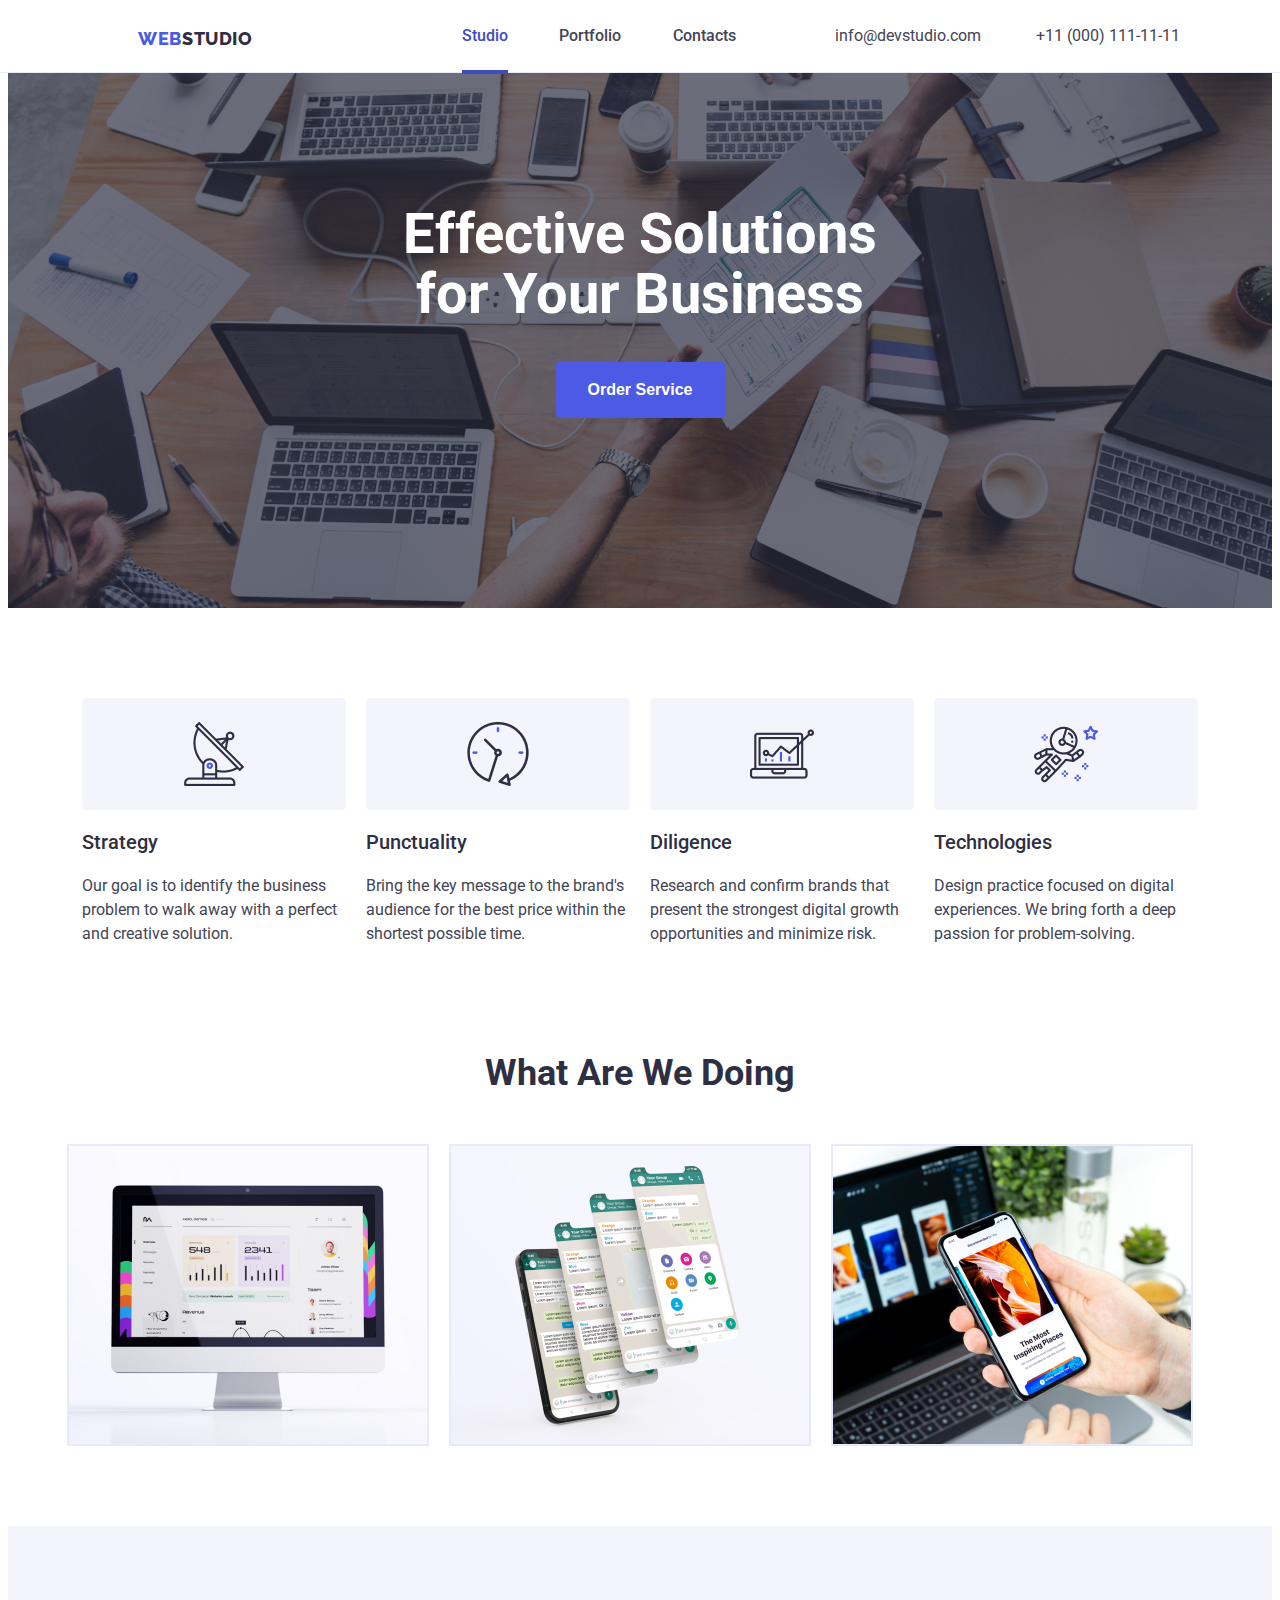
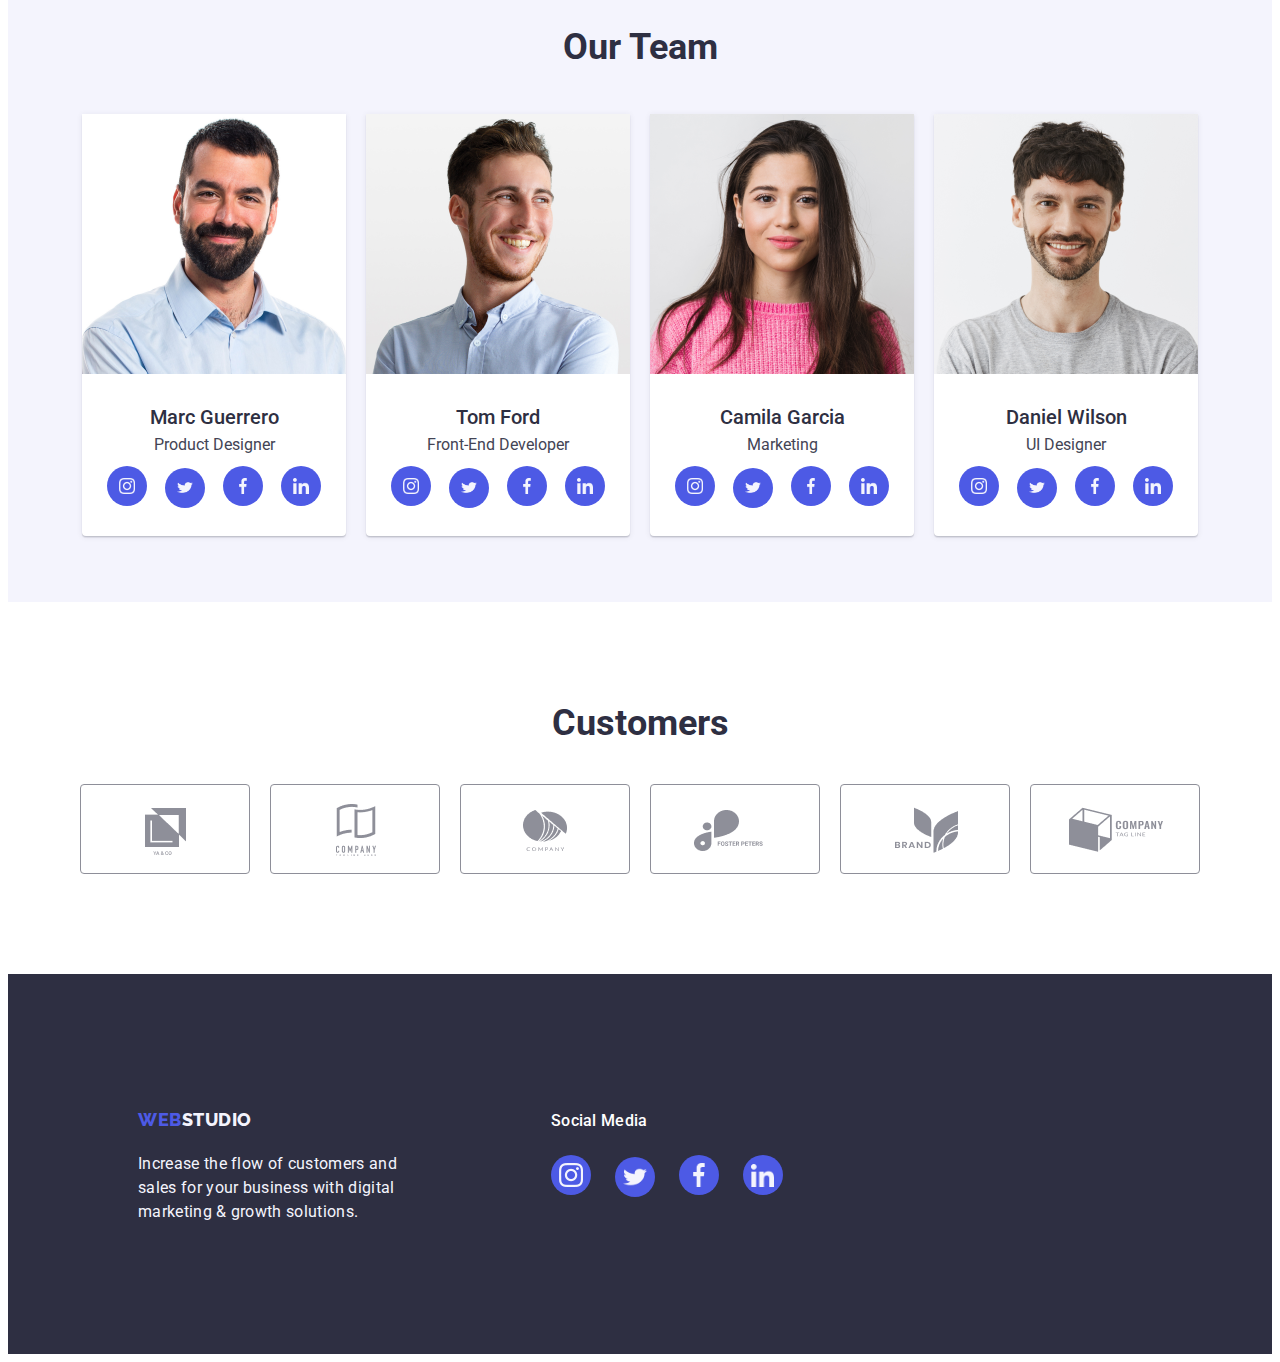
<file: index.html>
<!DOCTYPE html>
<html lang="en">
<head>
    <meta charset="UTF-8">
    <meta name="viewport" content="width=device-width, initial-scale=1.0">
    <title>WEBSTUDIO</title>

    <link rel="preconnect" href="https://fonts.googleapis.com">
    <link rel="preconnect" href="https://fonts.gstatic.com" crossorigin>
    <link href="https://fonts.googleapis.com/css2?family=Open+Sans&family=Raleway:wght@800&family=Roboto:wght@400;500;700;900&display=swap" rel="stylesheet">

    <link rel="stylesheet" href="styles.css">

</head>

<body id="index">
    <header>
    <div class="navigation-bar">
        <div class="centered-logo">
            <h2><span class="logo"><span class="web">WEB</span><span class="studio">STUDIO</span></span></h2>
        </div>
    
        <div class="header-body-medium">
            <nav class="body-medium">
                <ul>
                    <li><a href="index.html" class="header-nav-studio studio-link"><span>Studio</span></a></li>
                    <li><a href="portfolio.html" class="header-nav-portfolio portfolio"><span>Portfolio</span></a></li>
                    <li><a href="#" class="header-nav-contacts contacts"><span>Contacts</span></a></li>
                </ul>
            </nav>
        </div>
    
        <div class="contact-info">
            <ul class="body">
                <li><a href="mailto:contact@example.com" class="header-nav-mail email">info@devstudio.com</a></li>
                <li><a href="tel:+110001111111" class="header-nav-phone phone">+11 (000) 111-11-11</a></li>
            </ul>
        </div>
    </div>
    
</header>

    <main>

        <div class="banner1">
            <h1 class="header-1 tagline">Effective Solutions <br> for Your Business</h1>
            <br>
            <button class="button-text" id="openModalBtn" type="button">Order Service</button>
        </div>

        <div class="section-content-1">
            <table class="feature-table">
                <tr>
                    <td>
                        <div class="feature-box">
                            <img src="images/img/antenna.png" alt="satellite">
                        </div>
                        <h3>Strategy</h3>
                        <p class="body">Our goal is to identify the business problem to walk away with a perfect and creative solution.</p>
                    </td>
                    <td>
                        <div class="feature-box">
                            <img src="images/img/clock.png" alt="clock">
                        </div>
                        <h3>Punctuality</h3>
                        <p class="body">Bring the key message to the brand's audience for the best price within the shortest possible time.</p>
                    </td>
                    <td>
                        <div class="feature-box">
                            <img src="images/img/diagram.png" alt="graph-on-computer">
                        </div>
                        <h3>Diligence</h3>
                        <p class="body">Research and confirm brands that present the strongest digital growth opportunities and minimize risk.</p>
                    </td>
                    <td>
                        <div class="feature-box">
                            <img src="images/img/astronaut.png" alt="astronaut">
                        </div>
                        <h3>Technologies</h3>
                        <p class="body">Design practice focused on digital experiences. We bring forth a deep passion for problem-solving.</p>
                    </td>
                </tr>
            </table>
        </div>

        <section class="services1">
            <h2 class="section-heading">What Are We Doing</h2>
            <div class="image-container">
                <img class="images" src="images/img/Mac1.png" alt="Mac Computer" width="360">
                <img class="images" src="images/img/PhoneScreens1.png" alt="Android Phone" width="360">
                <img class="images" src="images/img/PhoneOnHand1.png" alt="Phone Use" width="360">
            </div>
        </section>
    
        <div class="team1">
            <h2 class="section-heading">Our Team</h2>
            <div class="team-list-container">
            <ul class="team-list">
                <li class="team-member">
                    <div class="team-member-content1"> <!-- Updated class name to differentiate -->
                        <img src="images/img/Mark_Guerrero.png" alt="Marc Guerrero, Product Designer">
                        <div class="info-box"> <!-- New container for h3 and p -->
                            <h3>Marc Guerrero</h3>
                            <p class="body">Product Designer</p>
                            <div class="team-social">
                                <ul class="team-social-container">
                                    <li>
                                        <button class="team-social-button">
                                            <img class="team-social-instagram" src="images/img/instagram-flat1.png" alt="instagram">
                                        </button>
                                    </li>
                                    <li>
                                        <button class="team-social-button">
                                            <img class="team-social-twitter" src="images/img/twitter-flat1.png" alt="twitter">
                                        </button>
                                    </li>
                                    <li>
                                        <button class="team-social-button">
                                            <img class="team-social-facebook" src="images/img/facebook-flat1.png" alt="facebook">
                                        </button>
                                    </li>
                                    <li>
                                        <button class="team-social-button">
                                            <img class="team-social-linkedin" src="images/img/linkedin-flat1.png" alt="linkedin">
                                        </button>
                                    </li>
                                </ul>
                            </div>
                        </div>
                    </div>
                </li>
                <li class="team-member">
                    <div class="team-member-content1">
                        <img src="images/img/Tom_Ford.png" alt="Tom Ford, Front-End Developer">
                        <div class="info-box">
                        <h3>Tom Ford</h3>
                        <p class="body">Front-End Developer</p>
                        <div class="team-social">
                            <ul class="team-social-container">
                                <li>
                                    <button class="team-social-button">
                                        <img class="team-social-instagram" src="images/img/instagram-flat1.png" alt="instagram">
                                    </button>
                                </li>
                                <li>
                                    <button class="team-social-button">
                                        <img class="team-social-twitter" src="images/img/twitter-flat1.png" alt="twitter">
                                    </button>
                                </li>
                                <li>
                                    <button class="team-social-button">
                                        <img class="team-social-facebook" src="images/img/facebook-flat1.png" alt="facebook">
                                    </button>
                                </li>
                                <li>
                                    <button class="team-social-button">
                                        <img class="team-social-linkedin" src="images/img/linkedin-flat1.png" alt="linkedin">
                                    </button>
                                </li>
                            </ul>
                        </div>
                        </div>
                    </div>
                </li>
                <li class="team-member">
                    <div class="team-member-content1">
                        <img src="images/img/Camila_Garcia.png" alt="Camila Garcia, Marketing">
                        <div class="info-box">
                        <h3>Camila Garcia</h3>
                        <p class="body">Marketing</p>
                        <div class="team-social">
                            <ul class="team-social-container">
                                <li>
                                    <button class="team-social-button">
                                        <img class="team-social-instagram" src="images/img/instagram-flat1.png" alt="instagram">
                                    </button>
                                </li>
                                <li>
                                    <button class="team-social-button">
                                        <img class="team-social-twitter" src="images/img/twitter-flat1.png" alt="twitter">
                                    </button>
                                </li>
                                <li>
                                    <button class="team-social-button">
                                        <img class="team-social-facebook" src="images/img/facebook-flat1.png" alt="facebook">
                                    </button>
                                </li>
                                <li>
                                    <button class="team-social-button">
                                        <img class="team-social-linkedin" src="images/img/linkedin-flat1.png" alt="linkedin">
                                    </button>
                                </li>
                            </ul>
                        </div>
                        </div>
                    </div>
                </li>
                <li class="team-member">
                    <div class="team-member-content1">
                        <img src="images/img/Daniel_Wilson.png" alt="Daniel Wilson, UI Designer">
                        <div class="info-box">
                        <h3>Daniel Wilson</h3>
                        <p class="body">UI Designer</p>
                        <div class="team-social">
                            <ul class="team-social-container">
                                <li>
                                    <button class="team-social-button">
                                        <img class="team-social-instagram" src="images/img/instagram-flat1.png" alt="instagram">
                                    </button>
                                </li>
                                <li>
                                    <button class="team-social-button">
                                        <img class="team-social-twitter" src="images/img/twitter-flat1.png" alt="twitter">
                                    </button>
                                </li>
                                <li>
                                    <button class="team-social-button">
                                        <img class="team-social-facebook" src="images/img/facebook-flat1.png" alt="facebook">
                                    </button>
                                </li>
                                <li>
                                    <button class="team-social-button">
                                        <img class="team-social-linkedin" src="images/img/linkedin-flat1.png" alt="linkedin">
                                    </button>
                                </li>
                            </ul>
                        </div>
                        </div>
                    </div>
                </li>
            </ul>
        </div>

        <div class="customers">
            <h2 class="section-heading">Customers</h2>
            <div class="image-container-customers">
                <div class="customer-box">
                    <img class="customer-logo1" src="images/img/customer-logo1.png" alt="logo1">
                </div>
                <div class="customer-box">
                    <img class="customer-logo2" src="images/img/customer-logo2.png" alt="logo2">
                </div>
                <div class="customer-box">
                    <img class="customer-logo3" src="images/img/customer-logo3.png" alt="logo3">
                </div>
                <div class="customer-box">
                    <img class="customer-logo4" src="images/img/customer-logo4.png" alt="logo4">
                </div>
                <div class="customer-box">
                    <img class="customer-logo5" src="images/img/customer-logo5.png" alt="logo5">
                </div>
                <div class="customer-box">
                    <img class="customer-logo6" src="images/img/customer-logo6.png" alt="logo6">
                </div>
            </div>
        </div>

    </div>
</section>
    </main>
    
<footer>
    <div class="footer-div">
    <div class="footer-logo">
        <ul class="footer-list-container">
            <li>
                <h4><span id="web-footer">WEB</span><span id="studio-footer">STUDIO</span></h4>
                <p>Increase the flow of customers and <br> sales for your business with digital <br> marketing & growth solutions.</p>
            </li>
        </ul>
    </div>

    <div class="footer-social">
        <ul class="footer-social-container">
            <h4>Social Media</h4>
            <li>
                <button class="social-button">
                    <img class="footer-instagram" src="images/img/instagram-flat1.png" alt="instagram">
                </button>
            </li>
            <li>
                <button class="social-button">
                    <img class="footer-twitter" src="images/img/twitter-flat1.png" alt="twitter">
                </button>
            </li>
            <li>
                <button class="social-button">
                    <img class="footer-facebook" src="images/img/facebook-flat1.png" alt="facebook">
                </button>
            </li>
            <li>
                <button class="social-button">
                    <img class="footer-linkedin" src="images/img/linkedin-flat1.png" alt="linkedin">
                </button>
            </li>
        </ul>
    </div>
</div>
</footer>

<div id="modalOverlay" class="modal-overlay">
    <div id="modalBox" class="modal-box">
    <button id="closeModalBtn" class="close-button">×</button>
    <!-- Add your content for the modal here -->
    <p>Modal content goes here.</p>
    </div>
</div>

<script src="modal.js"></script>

<script>
    document.addEventListener("DOMContentLoaded", function () {
        const currentPage = "index";
        const link = document.querySelector(`a[href="${currentPage}.html"]`);
        if (link) {
            link.classList.add("active");
        }
    });
</script>

</body>
</html>
</file>
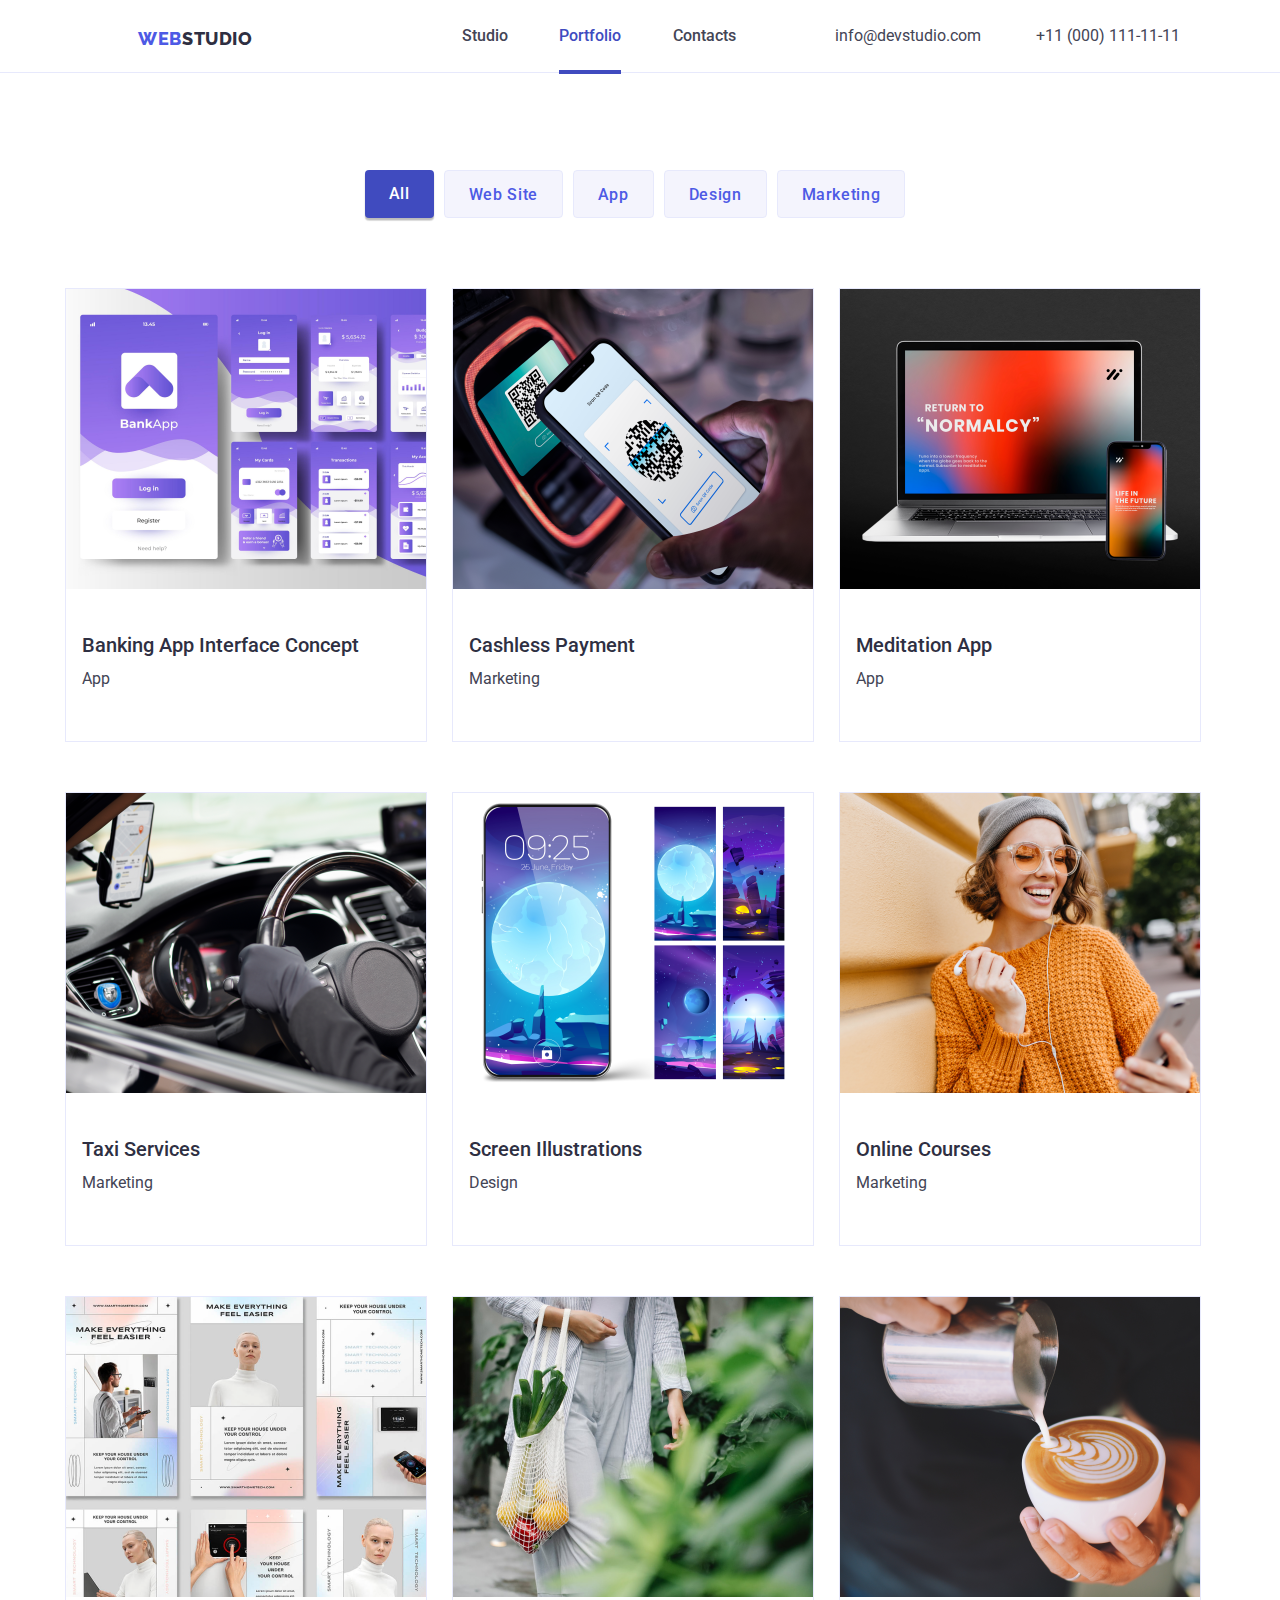
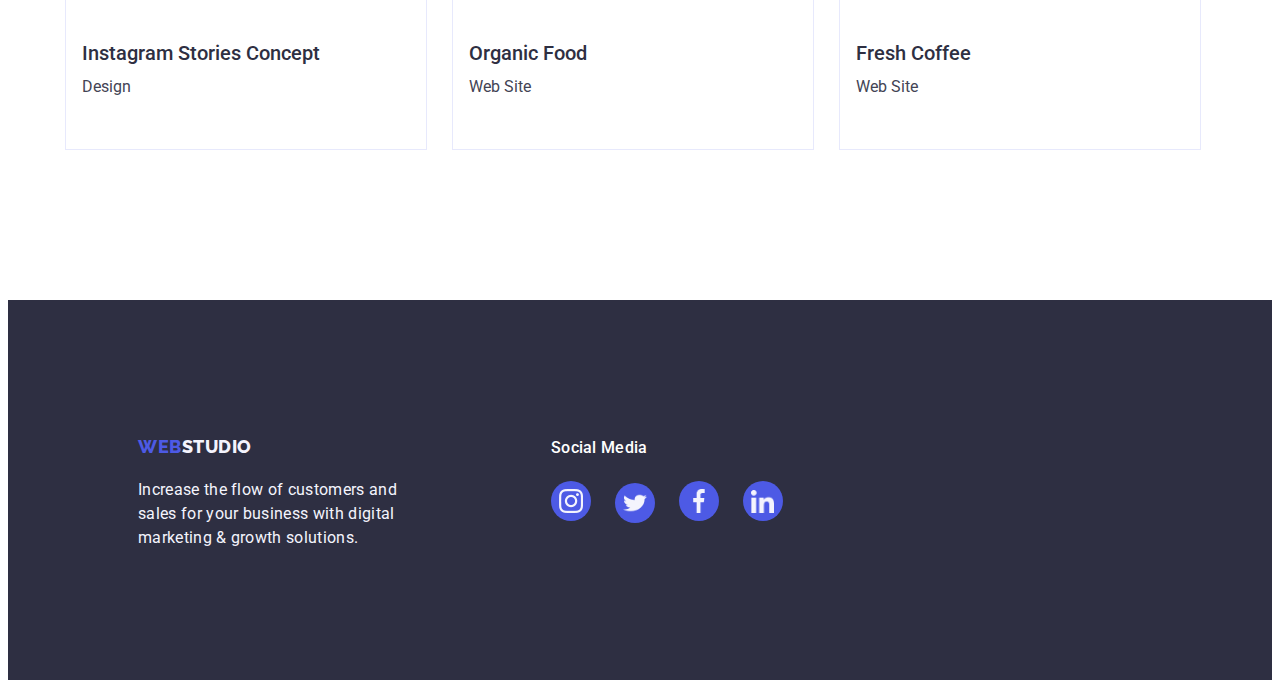
<file: portfolio.html>
<!DOCTYPE html>
<html lang="en">
    <head>
        <meta charset="UTF-8">
        <meta name="viewport" content="width=device-width, initial-scale=1.0">
        <title>WEBSTUDIO</title>
        <link rel="stylesheet" href="styles.css">
    
        <link rel="preconnect" href="https://fonts.googleapis.com">
        <link rel="preconnect" href="https://fonts.gstatic.com" crossorigin>
        <link href="https://fonts.googleapis.com/css2?family=Open+Sans&family=Raleway:wght@800&family=Roboto:wght@400;500;700;900&display=swap" rel="stylesheet">
    
    </head>

    <body id="portfolio">
        <header>
        <div class="navigation-bar">
            <div class="centered-logo">
                <h2><span class="logo"><span class="web">WEB</span><span class="studio">STUDIO</span></span></h2>
            </div>
        
            <div class="header-body-medium">
                <nav class="body-medium">
                    <ul>
                        <li><a href="index.html" class="header-nav-studio studio-link"><span>Studio</span></a></li>
                        <li><a href="portfolio.html" class="header-nav-portfolio portfolio"><span>Portfolio</span></a></li>
                        <li><a href="#" class="header-nav-contacts contacts"><span>Contacts</span></a></li>
                    </ul>
                </nav>
            </div>
        
            <div class="contact-info">
                <ul class="body">
                    <li><a href="mailto:contact@example.com" class="header-nav-mail email">info@devstudio.com</a></li>
                    <li><a href="tel:+110001111111" class="header-nav-phone phone">+11 (000) 111-11-11</a></li>
                </ul>
            </div>
        </div>
        
    </header>
    <div class="filter-btn">
        <button id="allButton" class="filter-button active">All</button>
        <button id="webButton" class="filter-button">Web Site</button>
        <button id="appButton" class="filter-button">App</button>
        <button id="designButton" class="filter-button">Design</button>
        <button id="marketingButton" class="filter-button">Marketing</button>
    </div>
    

        <div class="portfolio-cards">
            <div class="row-container">
            <ul class="row-1">
                <li class="project-card-1">
                    <div class="card-container">
                        <img src="images/img/Banking_App_Interface.png" alt="Banking App Interface Concept" width="360" height="300px">
                    <div class="card-info">
                        <h3>Banking App Interface Concept</h3>
                        <p class="body">App</p>
                    </div>
                    </div>
                </li>

                <li class="project-card-2">
                    <div class="card-container">
                    <img src="images/img/Cashless_Payment.png" alt="Cashless Payment" width="360" height="300px">
                    <div class="card-info">
                    <h3>Cashless Payment</h3>
                    <p class="body">Marketing</p>
                    </div>
                    </div>
                </li>

                <li class="project-card-3">
                    <div class="card-container">
                    <img src="images/img/Meditation_App.png" alt="Mediatation App" width="360" height="300px">
                    <div class="card-info">
                    <h3>Meditation App</h3>
                    <p class="body">App</p>
                    </div>
                    </div>
                </li>
            </ul>
            </div>

            <div class="row-container">
            <ul class="row-2">
                <li class="project-card-4">
                    <div class="card-container">
                    <img src="images/img/Taxi_Services.png" alt="Taxi Services" width="360" height="300px">
                    <div class="card-info">
                    <h3>Taxi Services</h3>
                    <p class="body">Marketing</p>
                    </div>
                    </div>
                </li>

                <li class="project-card-5">
                    <div class="card-container">
                    <img src="images/img/Screen_Illustrations.png" alt="Screen Illustrations" width="360" height="300px">
                    <div class="card-info">
                    <h3>Screen Illustrations</h3>
                    <p class="body">Design</p>
                    </div>
                    </div>
                </li>

                <li class="project-card-6">
                    <div class="card-container">
                    <img src="images/img/Online_Courses.png" alt="Online Courses" width="360" height="300px">
                    <div class="card-info">
                    <h3>Online Courses</h3>
                    <p class="body">Marketing</p>
                    </div>
                    </div>
                </li>
            </ul>
            </div>
            
            <div class="row-container">
            <ul class="row-3">
                <li class="project-card-7">
                    <div class="card-container">
                    <img src="images/img/Instagram_Concept.png" alt="Instagram Stories Concept" width="360" height="300px">
                    <div class="card-info">
                    <h3>Instagram Stories Concept</h3>
                    <p class="body">Design</p>
                    </div>
                    </div>
                </li>

                <li class="project-card-8">
                    <div class="card-container">
                    <img src="images/img/Organic_Food.png" alt="Organic Food" width="360" height="300px">
                    <div class="card-info">
                    <h3>Organic Food</h3>
                    <p class="body">Web Site</p>
                    </div>
                    </div>
                </li>

                <li class="project-card-9">
                    <div class="card-container">
                    <img src="images/img/Fresh_Coffee.png" alt="Fresh Coffee" width="360" height="300px">
                    <div class="card-info">
                    <h3>Fresh Coffee</h3>
                    <p class="body">Web Site</p>
                    </div>
                    </div>
                </li>
            </ul>
            </div>
        </div>


        <footer>
            <div class="footer-div">
            <div class="footer-logo">
                <ul class="footer-list-container">
                    <li>
                        <h4><span id="web-footer">WEB</span><span id="studio-footer">STUDIO</span></h4>
                        <p>Increase the flow of customers and <br> sales for your business with digital <br> marketing & growth solutions.</p>
                    </li>
                </ul>
            </div>
        
            <div class="footer-social">
                <ul class="footer-social-container">
                    <h4>Social Media</h4>
                    <li>
                        <button class="social-button">
                            <img class="footer-instagram" src="images/img/instagram-flat1.png" alt="instagram">
                        </button>
                    </li>
                    <li>
                        <button class="social-button">
                            <img class="footer-twitter" src="images/img/twitter-flat1.png" alt="twitter">
                        </button>
                    </li>
                    <li>
                        <button class="social-button">
                            <img class="footer-facebook" src="images/img/facebook-flat1.png" alt="facebook">
                        </button>
                    </li>
                    <li>
                        <button class="social-button">
                            <img class="footer-linkedin" src="images/img/linkedin-flat1.png" alt="linkedin">
                        </button>
                    </li>
                </ul>
            </div>
        </div>
        </footer>

    <script>
        document.addEventListener("DOMContentLoaded", function () {
            const currentPage = "portfolio";
            const link = document.querySelector(`a[href="${currentPage}.html"]`);
            if (link) {
                link.classList.add("active");
            }
        });
    </script>
        

</body>

</html>
</file>
<file: styles.css>
:root{
    --primary-brand-color: #4D5AE5;
    --pressed-state-color: #404BBF;
    --primary-dark-overlays: #2E2F42;
    --primary-success-color: #31D0AA;
    --primary-light-mode-background: #F4F4FD;
    --primary-accent-color: #E7E9FC;
    --primary-body-color: #434455;

}

/* General Styles */

.header-1 {
    font-family: "Roboto", sans-serif;
    font-weight: 700;
    font-size: 56px;
    line-height: 60px;
    letter-spacing: 2%;
}

h2 {
    font-family: "Roboto", sans-serif;
    font-weight: 700;
    font-size: 36px;
    letter-spacing: 2%;
    color: var(--primary-dark-overlays)
}

h3 {
    font-family: "Roboto", sans-serif;
    font-weight: 500;
    font-size: 20px;
    letter-spacing: 2%;
    color: #2E2F42; 
}

.body-medium {
    font-family: "Roboto", sans-serif;
    font-weight: 500;
    font-size: 16px;
    letter-spacing: 2%;
    line-height: 24px;
    color: var(--primary-body-color)
}

.body {
    font-family: "Roboto", sans-serif;
    font-weight: 400;
    font-size: 16px;
    letter-spacing: 2%;
    line-height: 24px;
    color: var(--primary-body-color);
}

.container {
    display: flex;
    flex-direction: column;
}

.team1,
.customers,
.footer {
    width: 100%;
}

/* Link and Small typography not yet included */

/* Navigation */

.navigation-bar {
    width: 100%;;
    height: 72px;
    background-color: #FFFFFF;
    border-bottom: 1px solid #E7E9FC;
    display: flex;
    justify-content: space-between;
    align-items: center;
    padding: 0;
    position: fixed; /* this helps with nav bar not move and overflow */
    top: 0; /* this helps with nav bar not move and overflow */
    left: 0; /* this helps with nav bar not move and overflow */
    z-index: 100; /* Ensure it appears above other content */
}

.centered-logo {
    display: flex;
    align-items: center;
    line-height: 72px;
    margin-left: 3%;
    padding-left: 100px;
}

.web {
    font-family: "Raleway",sans-serif;
    font-size: 18px;
    font-weight: 800;
    /* line-height: 21px; */
    letter-spacing: 0.03em;
    text-align: left;
    color: var(--primary-brand-color);
}
.studio {
    font-family: "Raleway", sans-serif;
    font-size: 18px;
    font-weight: 800;
    /* line-height: 21px; */
    letter-spacing: 0.03em;
    text-align: left;
    color: var(--primary-dark-overlays);
}

.header-body-medium {
    display: flex;
    align-items: center;
    margin-left: 1%;
}

.header-body-medium ul {
    list-style-type: none;
    padding: 0;
    margin: 0;
    display: flex;
}

.header-body-medium li {
    display: inline-block;
    margin-right: 30%;
}

.header-body-medium a {
    text-decoration: none;
    color: inherit;
}

.contact-info ul {
    list-style-type: none;
    padding: 0;
    margin: 0;
    display: flex;
}

.contact-info li {
    text-decoration: none;
}

.header-nav-mail,
.header-nav-phone {
    text-decoration: none; /* Remove link decorations */
    color: inherit; /* Inherit the text color from the parent */
}

.header-nav-mail {
    margin-left: 5px;
    padding-right: 50px;
}

.header-nav-phone {
    margin-left: 5px;
    padding-right: 100px;
}

/* Style for the active page link */
.header-nav-studio.active,
.header-nav-portfolio.active,
.header-nav-contacts.active {
    color: #404BBF;
    position: relative;
}

.header-nav-studio.active::after,
.header-nav-portfolio.active::after,
.header-nav-contacts.active::after {
    content: '';
    display: block;
    width: 100%;
    height: 4px; /* Adjust the thickness of the underline */
    background-color: #404BBF;
    position: absolute;
    bottom: -29px; /* Adjust the offset position, e.g., 10px below the text */
    left: 0;
}


/* END OF NAVIGATION BAR */

/* Banner */
.banner1 {
    width: 100%;
    height: 600px;
    background-image: url(images/img/people-office.png);
    background-size: cover;
    background-repeat: no-repeat;
    position: relative;
    display: flex;
    flex-direction: column;
    justify-content: center;
    align-items: center;
}

.banner1::before {
    content: "";
    width: 100%;
    height: 100%;
    background-color: rgba(46, 47, 66, 0.7);
    position: absolute;
    top: 0;
    left: 0;
}

.tagline {
    color: #FFFFFF;
    width: 496px;
    height: 120px;
    top: 100px;
    left: 472px;
    text-align: center;
    font-size: 56px;
    margin: 5px auto 0 auto;
    z-index: 1; /* Place above background color */

}

/* Styling for the button */
.button-text {
    width: 169px;
    height: 56px;
    /* padding: 16px 32px; */
    border-radius: 4px;
    background: var(--primary-brand-color);
    color: #FFFFFF;
    text-decoration: none;
    cursor: pointer;
    transition: background-color 0.3s ease;
    border: none; /* Remove border */
    outline: none; /* Remove outline on focus */
    font-weight: bold; /* Optionally, make the font bold */
    letter-spacing: 4%;
    margin-top: 20px; /* Remove margin  for padding */
    font-size: 16px; /* Remove border for border with underline */
    z-index: 1; /* Place above background color */

}

.button-text:hover,
.button-text:active {
    background: var(--pressed-state-color);
}

/* Media query for smaller screens */
@media screen and (max-width: 768px) {
    .tagline {
        font-size: 36px; /* Font size for smaller screens */
        font-weight: 700; /* Font weight */
        line-height: 40px; /* Line height */
        letter-spacing: 0.02em; /* Letter spacing */
        text-align: center; /* Text alignment */
        position: absolute;
        top: 40%;
        left: 50%;
        transform: translate(-50%, -50%);
    }

    .button-text {
        max-width: 100%; /* Use full width for smaller screens */
        margin-top: 100px; /* Adjust margin for better spacing */
    }
}

/* Styles for the modal overlay */
.modal-overlay {
    display: none;
    position: fixed;
    top: 0;
    left: 0;
    width: 100%;
    height: 100%;
    background: rgba(46, 47, 66, 0.4);
    z-index: 1000;
}

.modal-box {
    width: 408px;
    height: 584px;
    position: absolute;
    top: 80px;
    left: calc(50% - 204px);
    background: #FCFCFC;
    border-radius: 4px;
    box-shadow: 0px 2px 1px 0px #00000033, 0px 1px 3px 0px #0000001F, 0px 1px 1px 0px #00000024;
    padding: 20px;
    text-align: center;
}

.close-button {
    width: 24px;
    height: 24px;
    position: absolute;
    top: 20px;
    right: 20px;
    background: linear-gradient(0deg, #E7E9FC, #E7E9FC), linear-gradient(0deg, rgba(0, 0, 0, 0.1), rgba(0, 0, 0, 0.1));
    border: 1px solid #0000001A;
    border-radius: 50%;
    font-size: 18px;
    cursor: pointer;
}

/* END OF BANNER */

/* Table 1 */

.section-content-1 {
    margin-top: 80px; /* away from the bottom of .banner1 */
    margin-left: 50px; /* Add 50px margin from the left */
    margin-right: 50px; /* Add 50px margin from the right */
}

.section-content-1 p {
    min-height: 72px; /* Adjust the height as needed for at least 3 lines of text */
}

/* Remove list decorations */
.section-content-1 ul {
    list-style: none;
    padding: 0;
    margin: 0;
}

/* Align table headings with h3 attributes */
.section-content-1 table {
    margin: 0 auto; /* Center the table horizontally */
    max-width: 264px; /* Set a maximum width for the table */
    border-collapse: collapse;
}

.section-content-1 th {
    font-family: "Roboto", sans-serif;
    font-weight: 500;
    font-size: 20px;
    letter-spacing: 2%;
    color: #2E2F42;
    text-align: left;
    padding: 10px;
}

/* Align paragraphs with .body attributes */
.section-content-1 td {
    font-family: "Roboto", sans-serif;
    font-weight: 400;
    font-size: 16px;
    letter-spacing: 2%;
    line-height: 24px;
    color: var(--primary-body-color);
    text-align: left;
    padding: 10px;
}

.feature-box {
    width: 264px;
    height: 112px;
    border-radius: 4px;
    background-color: #F4F4FD;
    display: flex; /* Use flexbox */
    align-items: center; /* Center vertically */
    justify-content: center; /* Center horizontally */
}

.feature-box img {
    width: 64px;
    height: 64px;
}

/* Responsive table - split into two columns on smaller screens */
@media (max-width: 768px) {
    .section-content-1 table {
        display: block;
    }

    .section-content-1 td,
    .section-content-1 th {
        display: block;
        width: 100%;
    }
}

/* END OF TABLE 1 */

/* Section Services1 */
.services1 {
    margin-top: 80px;
    margin-bottom: 80px; /* Add margin to create distance */
    text-align: center;
}

.section-heading {
    font-family: "Roboto", sans-serif;
    font-weight: 700;
    font-size: 36px;
    letter-spacing: 2%;
    color: var(--primary-dark-overlays);
    margin-top: 20px;
}

.image-container {
    display: flex;
    justify-content: center; /* Center horizontally */
    align-items: center; /* Center vertically */
    flex-wrap: wrap;
}

.images {
    width: 360px;
    height: 300px;
    border: 1px solid #E7E9FC;
    background-color: #E7E9FC;
    margin-top: 20px;
    margin-right: 20px; /* Adds a small gap between images */
}

/* END OF SERVICES1 */

/* Team1 Section */
.team1 {
    width: 100%;
    min-height: 620px;
    background: #F4F4FD;
    margin-top: 40px;
    position: relative;
    padding-top: 80px;
    text-align: center; /* Center text horizontally */
}

.team1 h2.section-heading {
    font-family: "Roboto", sans-serif;
    font-weight: 700;
    font-size: 36px;
    letter-spacing: 2%;
    color: var(--primary-dark-overlays);
    margin: 0; /* Reset margin to 0 */
    padding: 20px 0; /* Add padding to separate from team-list */
}

.team1 .team-list-container {
    display: flex;
    flex-wrap: wrap; /* added for responsive layout */
    justify-content: center; /* Center the list horizontally */
}

.team1 .team-list {
    list-style: none;
    padding: 0;
    display: flex; /* Make the list items flex containers */
    flex-wrap: wrap; /* Allow the items to wrap to the next line */
    justify-content: center; /* Center the list items horizontally */
    
}

.team1 .team-member {
    text-decoration: none;
    width: 264px; /* Set width to 264px */
    height: auto; /* Set height to 380px, will place socials here */
    margin: 10px; /* Add margin between team members */
    border-radius: 0px 0px 4px 4px; /* Set border-radius */
    background: #FFFFFF;
    box-shadow: 0px 2px 1px 0px #2E2F4214, 0px 1px 1px 0px #2E2F4229, 0px 1px 6px 0px #2E2F4214;
    padding: 0px 0px 32px 0px; /* Set padding */
    display: flex;
    flex-direction: column;
    align-items: center;
    justify-content: space-between; /* Distribute content evenly vertically */
}

.team1 .team-member-content1 {
    max-width: auto;
    height: 390px;
    display: flex;
    flex-direction: column;
    align-items: center;
    gap: 32px;
}

.team1 .team-member img {
    width: 264px;
    height: 260px;
}

.team1 .info-box {
    width: 232px;
    height: auto; /* Set height to auto to accommodate content */
    gap: 8px;
    display: flex;
    flex-direction: column;
    align-items: center;
    flex-grow: 1; /* Allow the info-box to expand vertically */

}

.team1 h3 {
    font-family: "Roboto", sans-serif;
    font-weight: 500;
    font-size: 20px;
    letter-spacing: 2%;
    color: #2E2F42;
    text-align: center;
}

.team1 p.body {
    font-family: "Roboto", sans-serif;
    font-weight: 400;
    font-size: 16px;
    letter-spacing: 2%;
    line-height: 24px;
    color: var(--primary-body-color);
    text-align: center;
}

.team1 .info-box h3,
.team1 .info-box p {
    margin: 0; /* Reset the margin to zero */
    line-height: 1.1; /* Set the minimum line height to 1.1 (adjust as needed) */
}


/* Team Social Media Section */
.team-social {
    display: inline-block;
    gap: 30px;
    margin-top: 0;
}

.team-social-container {
    list-style: none;
    padding: 0;
    margin: 0;
}

.team-social-button {
    width: 40px;
    height: 40px;
    scale: -0deg;
    background: #4D5AE5;
    border-radius: 50%;
    border: none; /* Remove button border */
    text-align: center;
    margin: 7px;
    transition: background-color 0.3s;
    display: flex;
    justify-content: center;
    align-items: center;
    cursor: pointer;
    margin-top: 5px;
}

/* Style for individual social media icons */
.team-social-container li {
    display: inline-block;
    margin: 0;
    padding: 0;
}

.team-social-instagram,
.team-social-linkedin {
    max-width: 16px; /* Ensure the image doesn't exceed the button's width */
    max-height: 16px; /* Ensure the image doesn't exceed the button's height */
    align-content: center; /* Ensure the image  aligns with the button  content */
}

.team-social-twitter {
    max-width: 16px;
    max-height: 13px;
    align-content: center;
}

.team-social-facebook {
    max-width: 8px;
    max-height: 16px;
    align-content: center;
}

/* Change the color on hover */
.team-social-button:hover {
    background-color: #31D0AA;
    cursor: pointer;
}


/* Media query for smaller screens */
@media (max-width: 768px) { /* Adjust the breakpoint as needed */
    .team1 .team-list {
        flex-direction: column;
        align-items: center;
    }

    .team1 .team-member {
        width: 100%; /* Set width to 100% to make each member appear on a separate line */
        margin: 20px 0; /* Add margin between team members on smaller screens */
    }
}

/* END OF TEAM1 */



/* Customers section */
.customers {
    width: 100%;
    min-height: 150px;
    background: #ffffff;
    margin-top: 40px;
    position: relative;
    padding-top: 80px;
    text-align: center; /* Center text horizontally */
}

.image-container-customers {
    display: flex;
    justify-content: center;
    align-items: center;
    gap: 20px; /* Add gap between customer boxes */
    margin-top: 20px; /* Add margin to separate from the heading */
    flex-wrap: wrap; /* Allow customer boxes to wrap to the next line on smaller screens */

}

.customer-box {
    min-width: 168px;
    height: 88px;
    border-radius: 4px;
    border: 1px solid #8E8F99;
    display: flex;
    justify-content: center;
    align-items: center;
    transition: color 0.3s ease; /* Add transition for color */

}

.customer-box img {
    width: auto;
    height: auto;
    max-width: 100%;
    max-height: 100%;
}

/* Change the background color on hover */
.customer-box:hover {
    border-color: #404BBF; /* Change border color */
}

.customer-box:hover img {
    filter: invert(62%) sepia(100%) saturate(10000%) hue-rotate(224deg) brightness(84%) contrast(76%);
}

/* Responsive styles for smaller screens */
@media (max-width: 768px) {
    .customers {
        padding-top: 20px; /* Reduce top padding on smaller screens */
    }
    
    .image-container-customers {
        flex-wrap: wrap; /* Allow customer boxes to wrap to the next line */
        justify-content: space-between; /* Add space between customer boxes */
    }
    
    .customer-box {
        width: calc(50% - 20px); /* Display two boxes per row with spacing in between */
        max-width: 168px; /* Set the maximum width to 168px */
        margin-bottom: 10px; /* Add margin between customer boxes */
    }
    
    .customer-box img {
        max-width: 100%; /* Reduce image size on smaller screens */

    }
}


/* END of CUSTOMERS */



/* Footer Styles */
footer {
    width: 100%;
    background: #2E2F42;
    padding: 40px 0;
    margin-top: 100px;
    display: flex;
    justify-content: space-between;
    align-items: flex-start; /* Align elements at the top */
    flex-wrap: wrap;
}

.footer-list-container {
    width: auto;
    height: 200px;
    margin: 0 auto;
    display: flex;
    flex-direction: column;
    justify-content: center;
    align-items: flex-start;
    list-style: none;
    padding-left: 80px;
    flex: 1;
}

#web-footer, #studio-footer {
    font-family: "Raleway", sans-serif;
    font-size: 18px;
    font-weight: 800;
    line-height: 21px;
    letter-spacing: 0.03em;
    text-align: left;
    color: #4D5AE5;
}

#studio-footer {
    color: #F4F4FD;
}

.footer-list-container p {
    font-family: "Roboto", sans-serif;
    font-size: 16px;
    font-weight: 400;
    line-height: 24px;
    letter-spacing: 0.02em;
    text-align: left;
    color: #F4F4FD;
}

/* Footer Social Media Section */
.footer-social {
    display: flex;
    align-items: center;
    gap: 16px;
    width: auto;
    height: 40px;
    margin-top: 50px; /* Add 50px distance from the top */
    margin-left: 50px; /* Add 50px distance from the left */
    justify-content: flex-start; /* Left-align the list items within the container */
}

.footer-social-container {
    list-style: none;
    padding: 0;
    margin: 0;
    text-align: left; /* Left-align the ul */
}

.footer-social h4 {
    font-family: Roboto, sans-serif;
    font-size: 16px;
    font-weight: 500;
    line-height: 24px;
    letter-spacing: 0.02em;
    text-align: left;
    color: #FFFFFF;
    padding: 0px;
    
}

.social-button {
    width: 40px;
    height: 40px;
    scale: -0deg;
    background: #4D5AE5;
    border-radius: 50%; /* Makes the button circular */
    border: none;
    margin-right: 20px; /* Adds a 20px gap between each button */
    cursor: pointer;
    transition: background-color 0.3s; /* Smooth color transition on hover */
    display: flex;
    justify-content: center;
    align-items: center;
}

/* Style for individual social media icons */
.footer-social-container li {
    display: inline-block;
    margin: 0;
    padding: 0;
    /* text-align: left; Align the social media icons to the left */
}

.footer-instagram {
    width: 24px;
    height: 24px;
    align-content: center;
}

.footer-twitter {
    width: 24px;
    height: 19.5px;
    align-items: center;
}

.footer-facebook {
    width: 12px;
    height: 24px;
    align-content: center;
}

.footer-linkedin  {
    width: 23px;
    height: 23px;
    align-content: center;
}

/* Change the color on hover */
.social-button:hover {
    background-color: #31D0AA;
    cursor: pointer;
}

/* Left-align the elements */
.footer-social h4,
.footer-social-container li {
    text-align: left;
}

/* Footer Logo and Social Media Sections */
.footer-logo,
.footer-social {
    display: inline-flex;
    align-items: center;
    flex: 1;
    padding: 50px;
}

@media (max-width: 768px) {
    footer {
        flex-direction: column;
        text-align: center;
    }

    /* Center the headings on smaller screens */
    .footer-social h4 {
        text-align: center; /* Center-align the "Social Media" heading when screen is smaller */
    }

    .footer-social {
        margin-top: 0;
        margin-left: 0; /* Remove the top and left margin on smaller screens */
        justify-content: center; /* Center the social media icons horizontally */
    }
    
    .footer-social-container {
        text-align: center; /* Center-align the ul on smaller screens */
    }
}



/* Additional Styling for the footer as needed*/


/* PORTFOLIO ******************************** */

/* PORTFOLIO BUTTONS */

/* Styling for the filter buttons container */
.filter-btn {
    margin-top: 170px;
    text-align: center;
    display: flex;
    flex-wrap: wrap; /* Allow buttons to wrap to the next line */
    justify-content: center;
}

/* Styling for the filter buttons */
.filter-button {
    width: auto;
    height: 48px;
    padding: 12px 24px;
    border: none;
    border-radius: 4px;
    font-family: Roboto;
    font-size: 16px;
    font-weight: 500;
    line-height: 24px;
    letter-spacing: 0.04em;
    text-align: center;
    cursor: pointer;
    margin-right: 10px; /* Adjust the spacing between buttons */
    margin-bottom: 10px; /* Adjust the spacing between rows */


}

/* Inactive button style */
.filter-button:not(.active) {
    background: linear-gradient(0deg, #F4F4FD, #F4F4FD), linear-gradient(0deg, #E7E9FC, #E7E9FC);
    border: 1px solid #E7E9FC;
    color: #4D5AE5; /* Text color for inactive buttons */
}

/* Active button style (unchanged) */
.filter-button.active {
    width: 69px;
    background: #404BBF;
    box-shadow: 0px 2px 2px 0px #0000001F, 0px 2px 1px 0px #00000014, 0px 3px 1px 0px #0000001A;
    color: #fff;
}

/* Media query for smaller screens */
@media (max-width: 768px) {
    .filter-btn {
        justify-content: flex-start; /* Align buttons to the left on smaller screens */
    }
}

/* End of Portfolio Buttons */

/* PROJECT CARDS */

/* Portfolio Cards Section */
.portfolio-cards {
    margin-top: 60px; /* 40px below .filter-btn */
    display: flex;
    flex-wrap: wrap; /* Allow cards to wrap to the next line on smaller screens */
    justify-content: space-around; /* Horizontally center cards */
}

/* Remove list-style from all unordered lists within portfolio-cards */
.portfolio-cards ul {
    list-style: none;
}

/* Center the row-containers horizontally */
.row-container {
    display: flex;
    flex-wrap: wrap; /* Allow containers to wrap to the next line */
    justify-content: center;
    gap: 20px 10px; /* Add gap between card-containers */
}

/* Arrange the ul elements within row-containers from left to right */
.row-container ul {
    display: flex;
    flex-direction: row; /* Arrange ul elements from left to right */
    list-style: none; /* Remove list-style from ul elements */
    padding: 0; /* Remove any padding */
    margin: 0; /* Remove any margin */
}

/* Ensure that row-1, row-2, and row-3 are centered horizontally */
.row-1,
.row-2,
.row-3 {
    display: flex;
    flex-wrap: wrap; /* Allow containers to wrap to the next line */
    justify-content: center;
    gap: 20px 10px; /* Add gap between card-containers */
}

/* Add margin-right to the project cards in row-1 */
.row-1 li,
.row-2 li,
.row-3 li {
    margin-right: 15px; /* Add 15px gap between project cards */
}

/* Change the flex direction for row-1, row-2, and row-3 */
.row-1 ul,
.row-2 ul,
.row-3 ul {
    flex-direction: row; /* Arrange ul elements from left to right */
}

/* Style the card-container with the specified dimensions and padding */
.card-container {
    width: 360px;
    height: 420px;
    /* background: linear-gradient(0deg, #E7E9FC, #E7E9FC), linear-gradient(0deg, #FFFFFF, #FFFFFF); */
    /* border: 1px solid #E7E9FC; */
    /* margin-bottom: 40px; Add margin between card-containers */
    position: relative;
    overflow: hidden; /* Ensure that box-shadow doesn't overflow */
}

.card-container::before {
    content: "14 Stylish and User-Friendly App Design Concepts · Task Manager App · Calorie Tracker App · Exotic Fruit Ecommerce App · Cloud Storage App";
    position: absolute;
    top: 8%; /* Start from the middle */
    left: 0;
    max-width: 360px;
    height: 240px; /* Set a maximum height for the overlay box */
    background-color: #4D5AE5;
    display: flex;
    flex-direction: column; /* Display text content as a column */
    justify-content: flex-start; /* Align text from the top */
    align-items: flex-start; /* Align text from the left */
    padding: 30px; /* Apply padding to all sides */
    text-align: left;
    font-family: "Roboto", sans-serif;
    font-size: 14px;
    font-weight: 300;
    line-height: 24px;
    letter-spacing: 0.02em;
    color: #F4F4FD;
    z-index: 2;
    opacity: 0;
    transition: opacity 0.25s cubic-bezier(0.4, 0, 0.2, 1), top 0.25s cubic-bezier(0.4, 0, 0.2, 1); /* Add transition for top property */
    pointer-events: none; /* Prevents hover effect from interfering with underlying elements */
    box-shadow: 0px 2px 1px 0px #2E2F4214; /* Initial box-shadow */
    overflow-y: auto; /* Enable vertical scrolling for overflow */
}


/* Target only the .card-container inside .portfolio-cards */
.portfolio-cards .card-container:hover::before,
.portfolio-cards .card-container:focus::before { /* Add focus effect for accessibility */
    opacity: 1;
    top: 0; /* Move to the top on hover */
    box-shadow: 
      0px 1px 1px px #2E2F4229, /* Box-shadow on hover */
      0px 1px 6px 0px #2E2F4214; /* Box-shadow on hover */
}

/* Styling for individual project cards */
.project-card-1,
.project-card-2,
.project-card-3,
.project-card-4,
.project-card-5,
.project-card-6,
.project-card-7,
.project-card-8,
.project-card-9 {
    max-width: 360px;
    height: 420px;
    top: 288px;
    left: 156px;
    padding: 0px 0px 32px 0px;
    background: linear-gradient(0deg, #FFFFFF, #FFFFFF);
    border: 1px solid #E7E9FC;
    margin-bottom: 50px; /* Add margin between cards */
}

.project-card-1:hover,
.project-card-2:hover,
.project-card-3:hover,
.project-card-4:hover,
.project-card-5:hover,
.project-card-6:hover,
.project-card-7:hover,
.project-card-8:hover,
.project-card-9:hover  {
    border: 1px solid #F4F4FD; /* Change the border on hover */
    box-shadow: 
        0px 2px 2px 0px #2E2F4214, /* Initial box-shadow */
        0px 2px 2px 1px #2E2F4229, /* Box-shadow on hover */
        0px 2px 8px 1px #2E2F4214; /* Box-shadow on hover */
}

/* Styling for the project card information */
.card-info {
    display: flex;
    flex-direction: column;
    align-items: left;
    top: 332px;
    padding: 0px 16px 0px 16px;
    /* gap: 0px; Adjust the desired line spacing (testing 6px) */

}

/* Adjust line spacing for individual elements within card-info */
.card-info h3 {
    margin-bottom: 10px; /* Adjust the margin as per your preference */
    margin-top: 40px;
}

.card-info p {
    margin-top: 0px; /* Adjust the margin as per your preference */
}

/* Responsive styling for smaller screens */
@media (max-width: 768px) {
    .project-card-1,
    .project-card-2,
    .project-card-3,
    .project-card-4,
    .project-card-5,
    .project-card-6,
    .project-card-7,
    .project-card-8,
    .project-card-9 {
        width: 100%; /* Cards take full width on smaller screens */
        margin-right: 0; /* Remove margin to stack cards vertically */
    }
}
</file>
